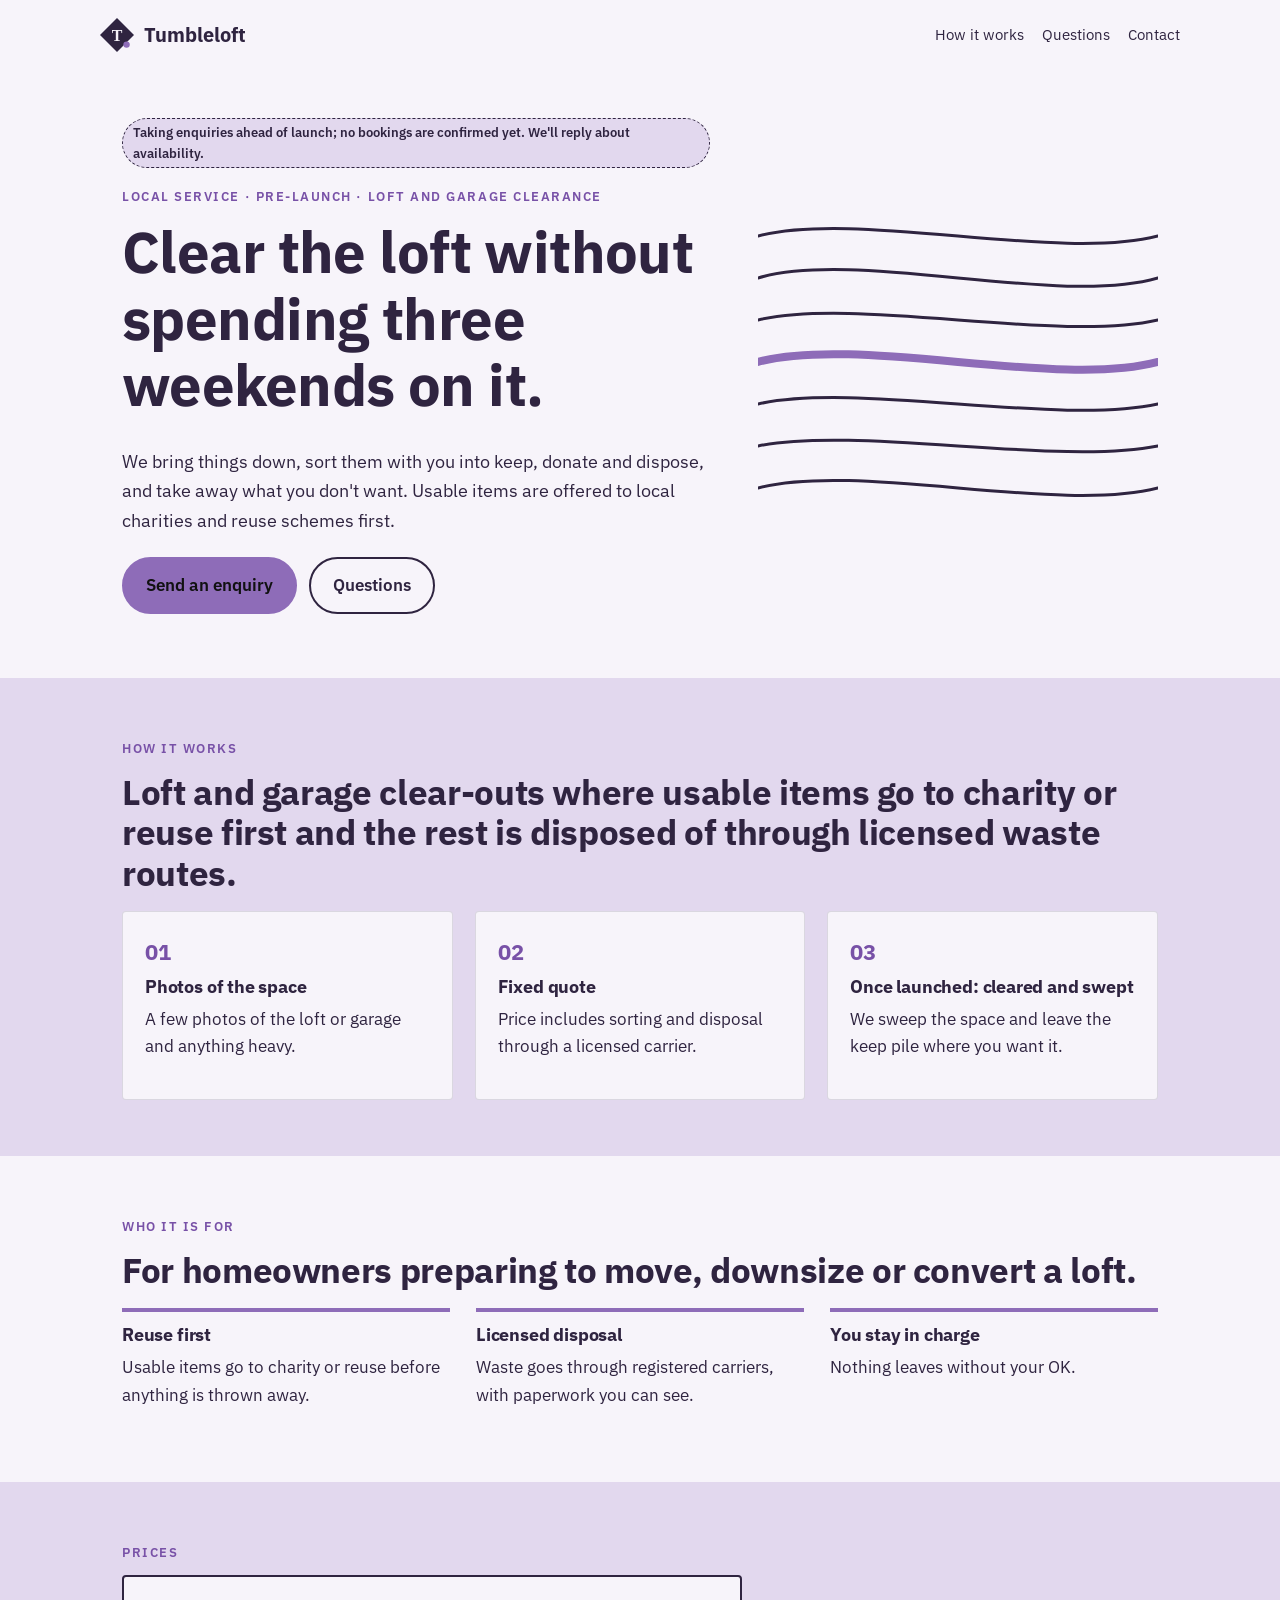
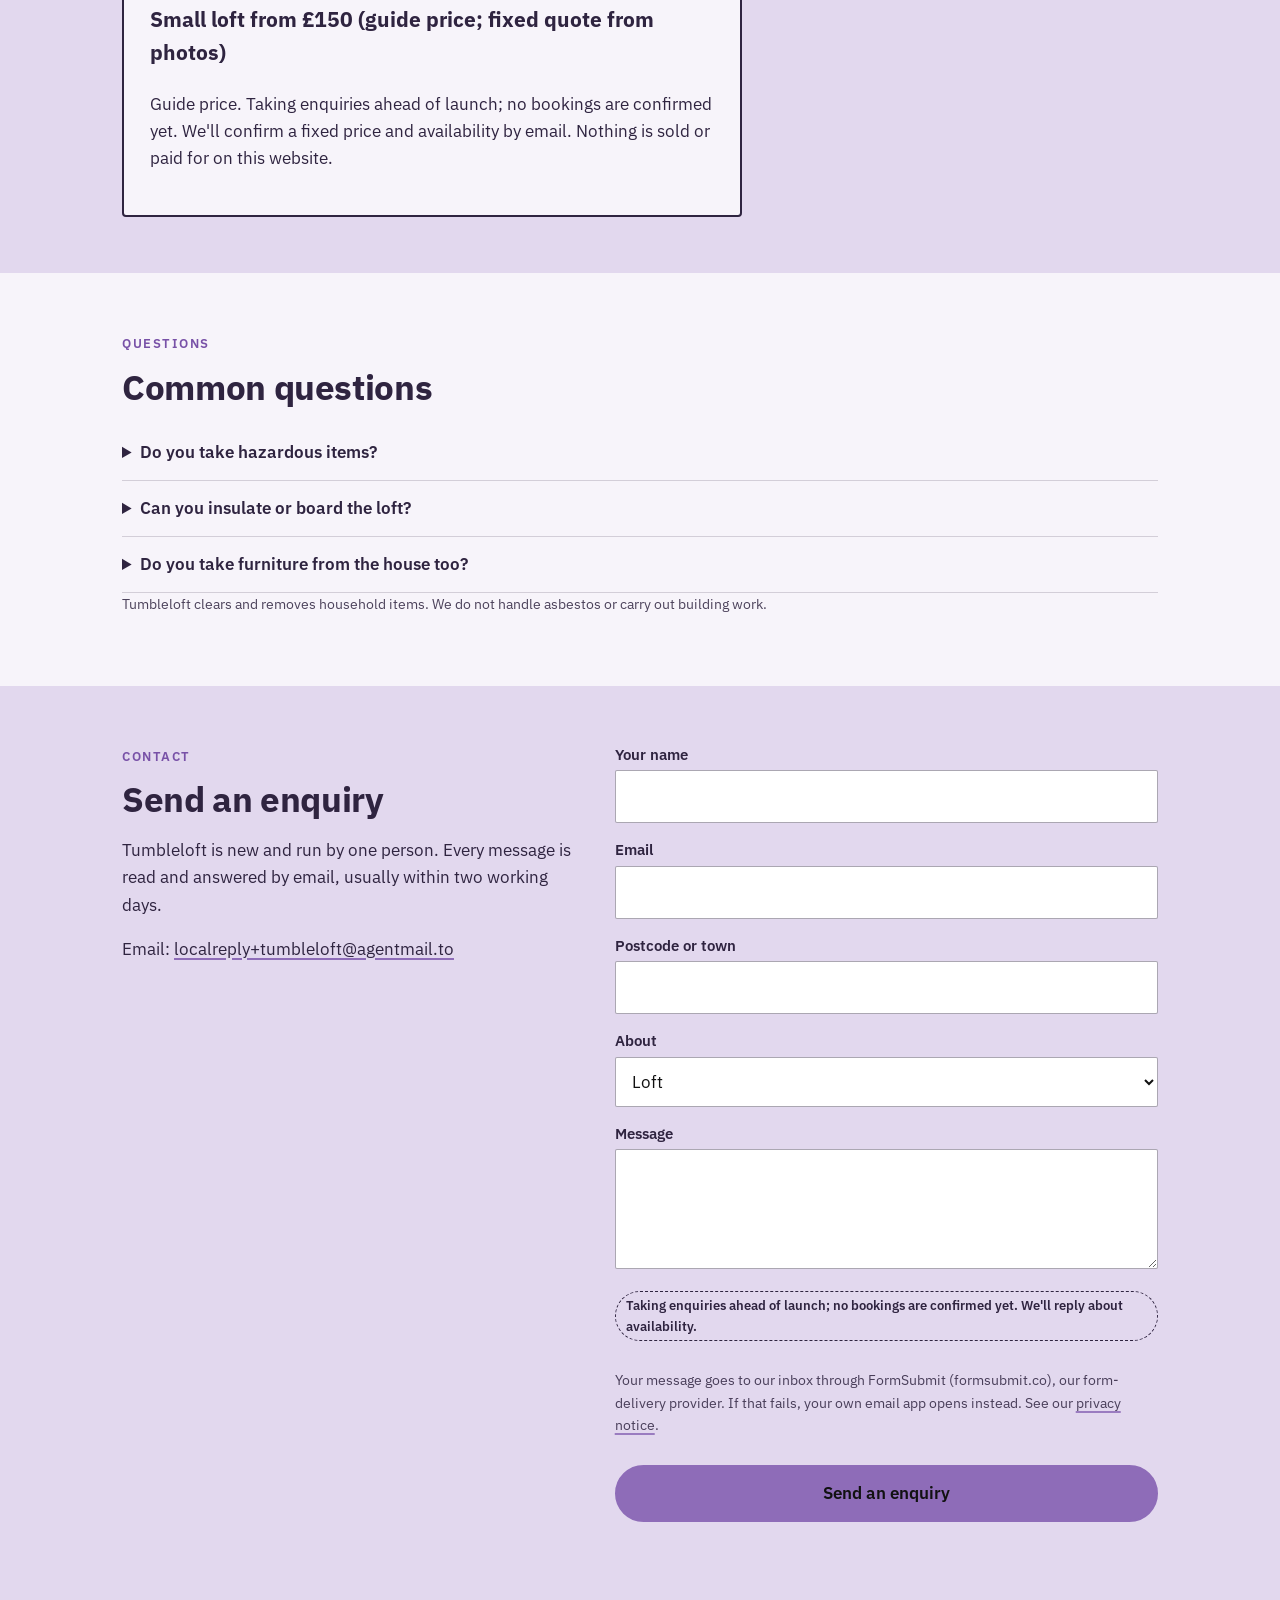
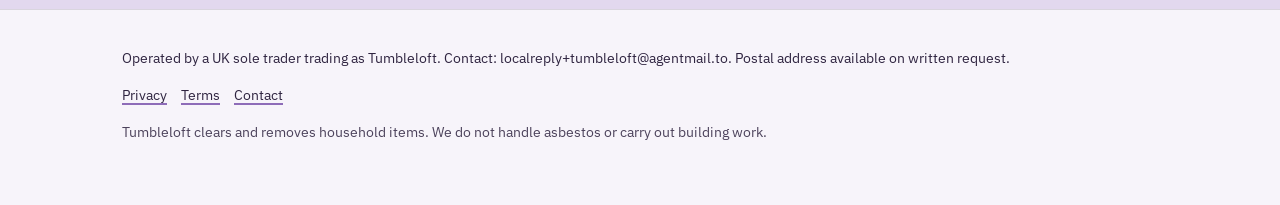
<file: index.html>
<!doctype html>
<html lang="en-GB">
<head>
<meta charset="utf-8">
<meta name="viewport" content="width=device-width, initial-scale=1">
<meta http-equiv="Content-Security-Policy" content="default-src 'self'; img-src 'self' data: https://localreplyloop.goatcounter.com; style-src 'self'; script-src 'self'; font-src 'self'; connect-src 'self' https://formsubmit.co; form-action 'self'; base-uri 'self'; object-src 'none'">
<meta name="referrer" content="strict-origin-when-cross-origin">
<title>Tumbleloft: Clear the loft without spending three weekends on it</title>
<meta name="description" content="Loft and garage clear-outs where usable items go to charity or reuse first and the rest is disposed of through licensed waste routes.">
<meta name="theme-color" content="#2F2440">
<meta property="og:type" content="website"><meta property="og:title" content="Tumbleloft: Clear the loft without spending three weekends on it"><meta property="og:description" content="Loft and garage clear-outs where usable items go to charity or reuse first and the rest is disposed of through licensed waste routes.">
<meta property="og:image" content="https://evanturner557-del.github.io/tumbleloft/assets/og.png"><meta property="og:image:width" content="1200"><meta property="og:image:height" content="630">
<meta property="og:image:alt" content="Tumbleloft: Clear the loft without spending three weekends on it."><meta property="og:site_name" content="Tumbleloft"><meta property="og:locale" content="en_GB">
<meta property="og:url" content="https://evanturner557-del.github.io/tumbleloft/"><meta name="twitter:card" content="summary_large_image">
<link rel="canonical" href="https://evanturner557-del.github.io/tumbleloft/">
<link rel="icon" href="assets/favicon.svg" type="image/svg+xml">
<link rel="stylesheet" href="assets/site.css">
<script src="assets/config.js"></script>
<script src="assets/analytics.js" defer></script>
<script src="_shared/kit.js" defer></script>
</head>
<body>
<a class="skip" href="#main">Skip to content</a>
<header><div class="wrap top"><a class="brand" href="./"><svg viewBox="0 0 64 64" aria-hidden="true" width="34" height="34"><path d="M32 0 64 32 32 64 0 32z" fill="#2F2440"/><text x="32" y="43" text-anchor="middle" font-family="Georgia, serif" font-weight="700" font-size="30" fill="#F7F4FA">T</text><circle cx="50" cy="50" r="6" fill="#8E6CB8"/></svg>Tumbleloft</a><nav aria-label="Primary"><a href="#how">How it works</a><a href="#faq">Questions</a><a href="#contact">Contact</a></nav></div></header><section class="hero"><div class="wrap"><div><span class="draft">Taking enquiries ahead of launch; no bookings are confirmed yet. We&#x27;ll reply about availability.</span><br><span class="eyebrow">Local service · pre-launch · Loft and garage clearance</span><h1>Clear the loft without spending three weekends on it.</h1><p class="lede">We bring things down, sort them with you into keep, donate and dispose, and take away what you don&#x27;t want. Usable items are offered to local charities and reuse schemes first.</p><div class="ctas"><a class="btn" href="#contact" data-cta="hero">Send an enquiry</a><a class="btn ghost" href="#faq" data-cta="hero-secondary">Questions</a></div></div><div class="art"><svg viewBox="0 0 400 400" role="img" aria-label="Decorative pattern" class="motif" preserveAspectRatio="xMidYMid slice"><path d="M0 70 C 100 44, 300 96, 400 70" fill="none" stroke="#2F2440" stroke-width="3" stroke-linecap="round"/><path d="M0 112 C 100 83, 300 141, 400 112" fill="none" stroke="#2F2440" stroke-width="3" stroke-linecap="round"/><path d="M0 154 C 100 131, 300 177, 400 154" fill="none" stroke="#2F2440" stroke-width="3" stroke-linecap="round"/><path d="M0 196 C 100 169, 300 223, 400 196" fill="none" stroke="#8E6CB8" stroke-width="8" stroke-linecap="round"/><path d="M0 238 C 100 216, 300 260, 400 238" fill="none" stroke="#2F2440" stroke-width="3" stroke-linecap="round"/><path d="M0 280 C 100 260, 300 300, 400 280" fill="none" stroke="#2F2440" stroke-width="3" stroke-linecap="round"/><path d="M0 322 C 100 296, 300 348, 400 322" fill="none" stroke="#2F2440" stroke-width="3" stroke-linecap="round"/></svg></div></div></section>
<main id="main">
<section class="tint" id="how"><div class="wrap"><span class="eyebrow">How it works</span><h2>Loft and garage clear-outs where usable items go to charity or reuse first and the rest is disposed of through licensed waste routes.</h2><div class="steps"><div class="step"><h3>Photos of the space</h3><p>A few photos of the loft or garage and anything heavy.</p></div><div class="step"><h3>Fixed quote</h3><p>Price includes sorting and disposal through a licensed carrier.</p></div><div class="step"><h3>Once launched: cleared and swept</h3><p>We sweep the space and leave the keep pile where you want it.</p></div></div></div></section>
<section><div class="wrap"><span class="eyebrow">Who it is for</span><h2>For homeowners preparing to move, downsize or convert a loft.</h2><div class="points"><div class="point"><h3>Reuse first</h3><p>Usable items go to charity or reuse before anything is thrown away.</p></div><div class="point"><h3>Licensed disposal</h3><p>Waste goes through registered carriers, with paperwork you can see.</p></div><div class="point"><h3>You stay in charge</h3><p>Nothing leaves without your OK.</p></div></div></div></section>
<section class="tint" id="price"><div class="wrap"><span class="eyebrow">Prices</span><div class="pricebox"><p class="price">Small loft from £150 (guide price; fixed quote from photos)</p><p>Guide price. Taking enquiries ahead of launch; no bookings are confirmed yet. We&#x27;ll confirm a fixed price and availability by email. Nothing is sold or paid for on this website.</p></div></div></section>
<section id="faq"><div class="wrap"><span class="eyebrow">Questions</span><h2>Common questions</h2><details><summary>Do you take hazardous items?</summary><p>Paint, chemicals and asbestos need special handling. Tell us what you have and we&#x27;ll explain the options.</p></details><details><summary>Can you insulate or board the loft?</summary><p>No. Clearance only.</p></details><details><summary>Do you take furniture from the house too?</summary><p>Yes, if you add it to the quote.</p></details><p class="fine" style="margin-top:18px">Tumbleloft clears and removes household items. We do not handle asbestos or carry out building work.</p></div></section>
<section class="tint" id="contact"><div class="wrap contact-grid"><div><span class="eyebrow">Contact</span><h2>Send an enquiry</h2><p>Tumbleloft is new and run by one person. Every message is read and answered by email, usually within two working days.</p><p>Email: <a href="mailto:localreply+tumbleloft@agentmail.to">localreply+tumbleloft@agentmail.to</a></p></div><form class="form" data-contact data-formsubmit="localreply+tumbleloft@agentmail.to" data-email="localreply+tumbleloft@agentmail.to" data-subject="Tumbleloft enquiry" novalidate>
<div><label for="f-name">Your name</label><input id="f-name" name="name" autocomplete="name" required></div>
<div><label for="f-email">Email</label><input id="f-email" name="email" type="email" autocomplete="email" required></div>
<div><label for="f-postcode">Postcode or town</label><input id="f-postcode" name="postcode" autocomplete="postal-code"></div><div><label for="f-plan">About</label><select id="f-plan" name="plan"><option value="Loft">Loft</option><option value="Garage">Garage</option><option value="Loft and garage">Loft and garage</option><option value="Whole-house downsizing">Whole-house downsizing</option></select></div>
<div><label for="f-message">Message</label><textarea id="f-message" name="message"></textarea></div>
<p class="draft">Taking enquiries ahead of launch; no bookings are confirmed yet. We&#x27;ll reply about availability.</p><p class="hint">Your message goes to our inbox through FormSubmit (formsubmit.co), our form-delivery provider. If that fails, your own email app opens instead. See our <a href="privacy.html">privacy notice</a>.</p>
<button class="btn" type="submit">Send an enquiry</button>
<p class="form-status" role="status" aria-live="polite"></p>
</form></div></section>
</main><footer><div class="wrap"><p>Operated by a UK sole trader trading as Tumbleloft. Contact: localreply+tumbleloft@agentmail.to. Postal address available on written request.</p>
<p><a href="privacy.html">Privacy</a><a href="terms.html">Terms</a><a href="./#contact">Contact</a></p>
<p class="fine">Tumbleloft clears and removes household items. We do not handle asbestos or carry out building work.</p></div></footer>
</body></html>
</file>
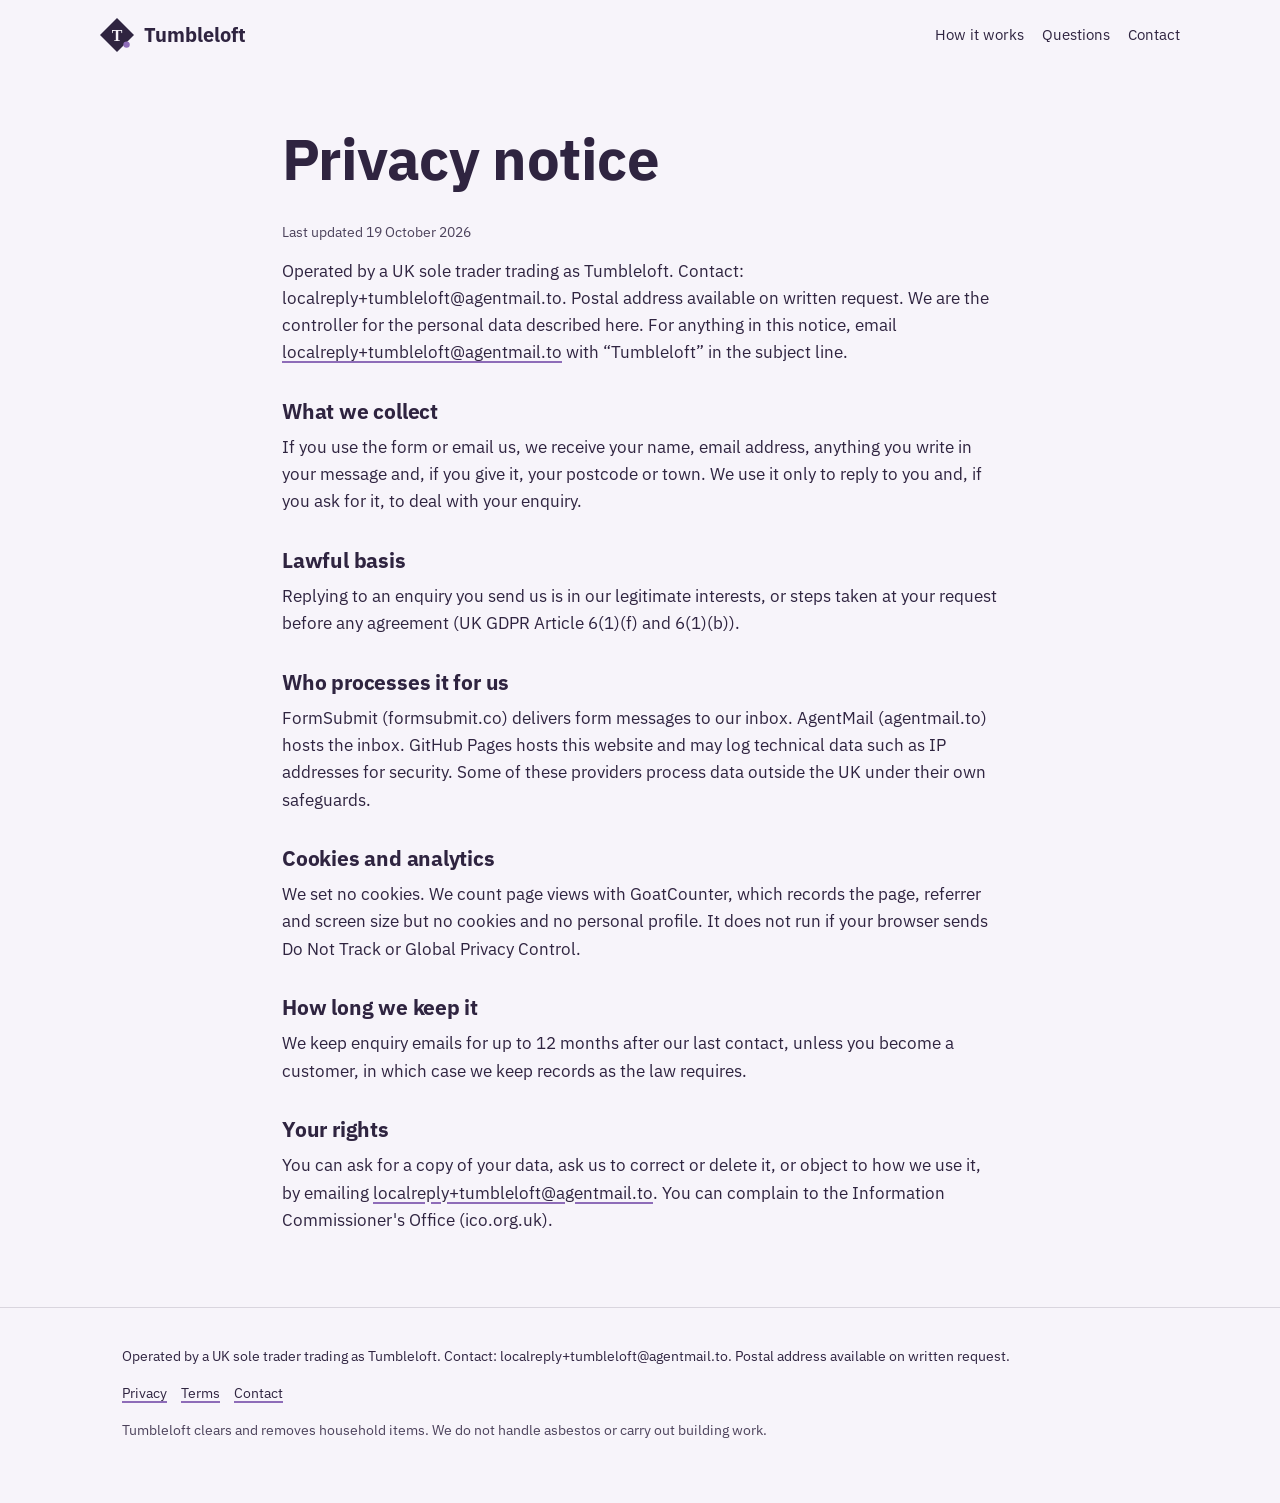
<file: privacy.html>
<!doctype html>
<html lang="en-GB">
<head>
<meta charset="utf-8">
<meta name="viewport" content="width=device-width, initial-scale=1">
<meta http-equiv="Content-Security-Policy" content="default-src 'self'; img-src 'self' data: https://localreplyloop.goatcounter.com; style-src 'self'; script-src 'self'; font-src 'self'; connect-src 'self' https://formsubmit.co; form-action 'self'; base-uri 'self'; object-src 'none'">
<meta name="referrer" content="strict-origin-when-cross-origin">
<title>Privacy notice | Tumbleloft</title>
<meta name="description" content="Privacy notice for Tumbleloft.">
<meta name="theme-color" content="#2F2440">
<meta property="og:type" content="website"><meta property="og:title" content="Privacy notice | Tumbleloft"><meta property="og:description" content="Privacy notice for Tumbleloft.">
<meta property="og:image" content="https://evanturner557-del.github.io/tumbleloft/assets/og.png"><meta property="og:image:width" content="1200"><meta property="og:image:height" content="630">
<meta property="og:image:alt" content="Tumbleloft: Clear the loft without spending three weekends on it."><meta property="og:site_name" content="Tumbleloft"><meta property="og:locale" content="en_GB">
<meta property="og:url" content="https://evanturner557-del.github.io/tumbleloft/privacy.html"><meta name="twitter:card" content="summary_large_image">
<link rel="canonical" href="https://evanturner557-del.github.io/tumbleloft/privacy.html">
<link rel="icon" href="assets/favicon.svg" type="image/svg+xml">
<link rel="stylesheet" href="assets/site.css">
<script src="assets/config.js"></script>
<script src="assets/analytics.js" defer></script>
<script src="_shared/kit.js" defer></script>
</head>
<body>
<a class="skip" href="#main">Skip to content</a>
<header><div class="wrap top"><a class="brand" href="./"><svg viewBox="0 0 64 64" aria-hidden="true" width="34" height="34"><path d="M32 0 64 32 32 64 0 32z" fill="#2F2440"/><text x="32" y="43" text-anchor="middle" font-family="Georgia, serif" font-weight="700" font-size="30" fill="#F7F4FA">T</text><circle cx="50" cy="50" r="6" fill="#8E6CB8"/></svg>Tumbleloft</a><nav aria-label="Primary"><a href="#how">How it works</a><a href="#faq">Questions</a><a href="#contact">Contact</a></nav></div></header><main id="main"><section><div class="wrap legal"><h1>Privacy notice</h1><p class="fine">Last updated 19 October 2026</p>
<p><span>Operated by a UK sole trader trading as Tumbleloft. Contact: localreply+tumbleloft@agentmail.to. Postal address available on written request.</span> We are the controller for the personal data described here. For anything in this notice, email <a href="mailto:localreply+tumbleloft@agentmail.to">localreply+tumbleloft@agentmail.to</a> with “Tumbleloft” in the subject line.</p>
<h2>What we collect</h2><p>If you use the form or email us, we receive your name, email address, anything you write in your message and, if you give it, your postcode or town. We use it only to reply to you and, if you ask for it, to deal with your enquiry.</p>
<h2>Lawful basis</h2><p>Replying to an enquiry you send us is in our legitimate interests, or steps taken at your request before any agreement (UK GDPR Article 6(1)(f) and 6(1)(b)).</p>
<h2>Who processes it for us</h2><p>FormSubmit (formsubmit.co) delivers form messages to our inbox. AgentMail (agentmail.to) hosts the inbox. GitHub Pages hosts this website and may log technical data such as IP addresses for security. Some of these providers process data outside the UK under their own safeguards.</p>
<h2>Cookies and analytics</h2><p>We set no cookies. We count page views with GoatCounter, which records the page, referrer and screen size but no cookies and no personal profile. It does not run if your browser sends Do Not Track or Global Privacy Control.</p>
<h2>How long we keep it</h2><p>We keep enquiry emails for up to 12 months after our last contact, unless you become a customer, in which case we keep records as the law requires.</p>
<h2>Your rights</h2><p>You can ask for a copy of your data, ask us to correct or delete it, or object to how we use it, by emailing <a href="mailto:localreply+tumbleloft@agentmail.to">localreply+tumbleloft@agentmail.to</a>. You can complain to the Information Commissioner's Office (ico.org.uk).</p></div></section></main><footer><div class="wrap"><p>Operated by a UK sole trader trading as Tumbleloft. Contact: localreply+tumbleloft@agentmail.to. Postal address available on written request.</p>
<p><a href="privacy.html">Privacy</a><a href="terms.html">Terms</a><a href="./#contact">Contact</a></p>
<p class="fine">Tumbleloft clears and removes household items. We do not handle asbestos or carry out building work.</p></div></footer>
</body></html>
</file>
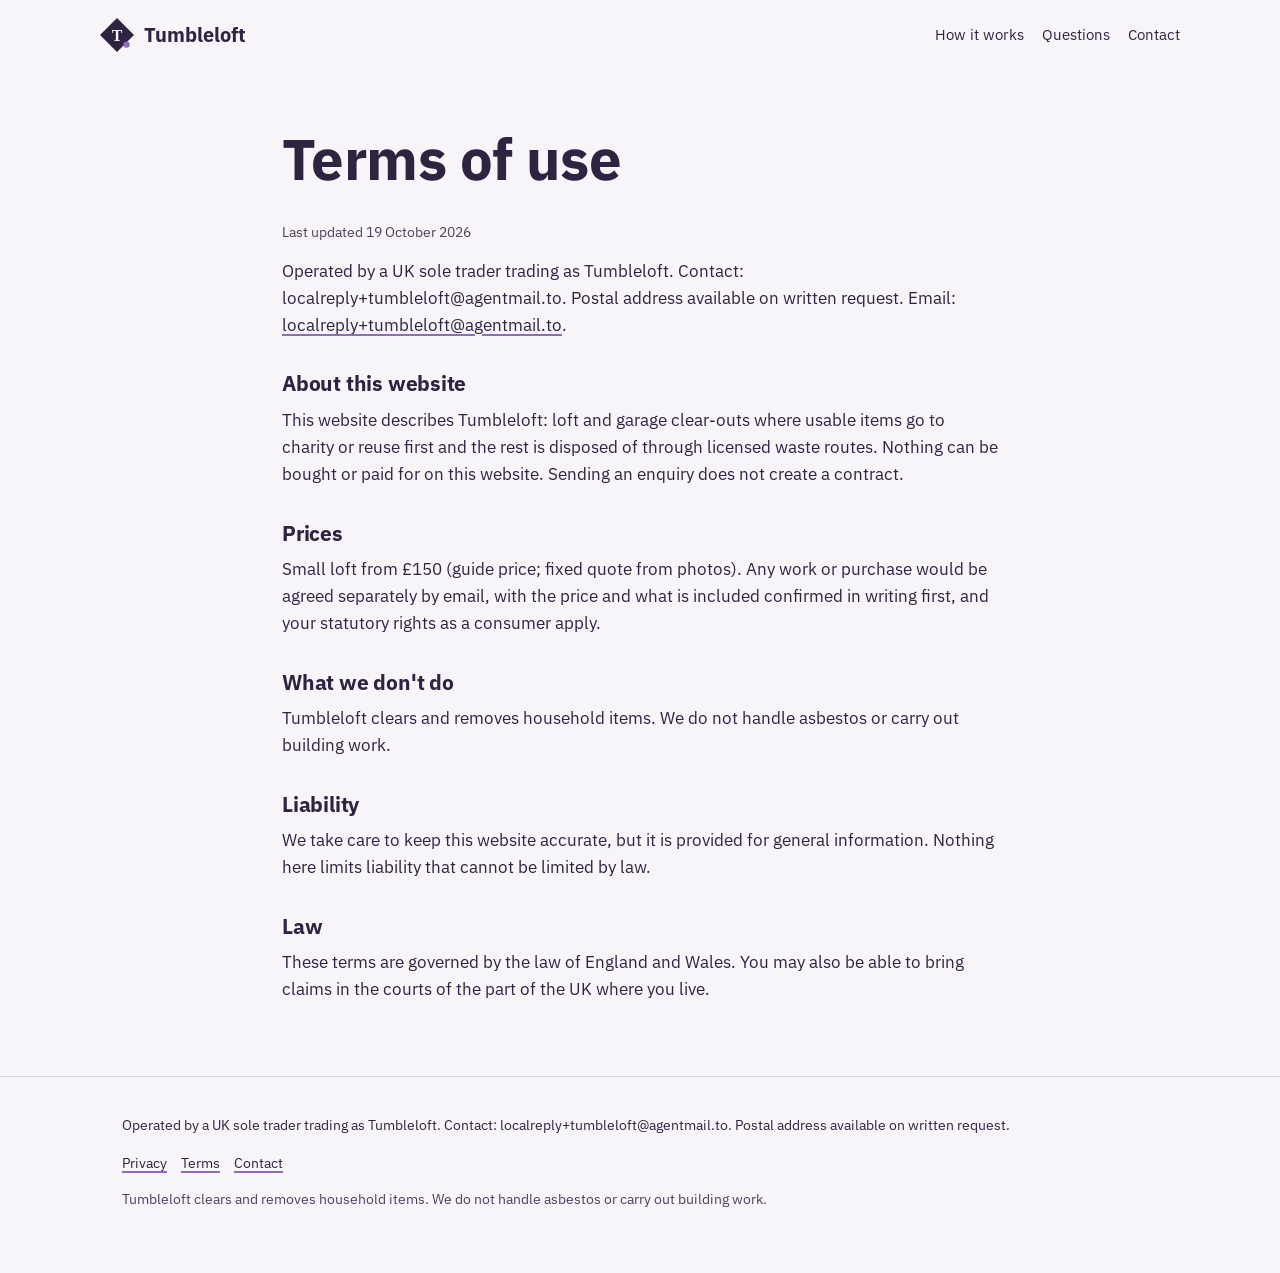
<file: terms.html>
<!doctype html>
<html lang="en-GB">
<head>
<meta charset="utf-8">
<meta name="viewport" content="width=device-width, initial-scale=1">
<meta http-equiv="Content-Security-Policy" content="default-src 'self'; img-src 'self' data: https://localreplyloop.goatcounter.com; style-src 'self'; script-src 'self'; font-src 'self'; connect-src 'self' https://formsubmit.co; form-action 'self'; base-uri 'self'; object-src 'none'">
<meta name="referrer" content="strict-origin-when-cross-origin">
<title>Terms of use | Tumbleloft</title>
<meta name="description" content="Terms of use for Tumbleloft.">
<meta name="theme-color" content="#2F2440">
<meta property="og:type" content="website"><meta property="og:title" content="Terms of use | Tumbleloft"><meta property="og:description" content="Terms of use for Tumbleloft.">
<meta property="og:image" content="https://evanturner557-del.github.io/tumbleloft/assets/og.png"><meta property="og:image:width" content="1200"><meta property="og:image:height" content="630">
<meta property="og:image:alt" content="Tumbleloft: Clear the loft without spending three weekends on it."><meta property="og:site_name" content="Tumbleloft"><meta property="og:locale" content="en_GB">
<meta property="og:url" content="https://evanturner557-del.github.io/tumbleloft/terms.html"><meta name="twitter:card" content="summary_large_image">
<link rel="canonical" href="https://evanturner557-del.github.io/tumbleloft/terms.html">
<link rel="icon" href="assets/favicon.svg" type="image/svg+xml">
<link rel="stylesheet" href="assets/site.css">
<script src="assets/config.js"></script>
<script src="assets/analytics.js" defer></script>
<script src="_shared/kit.js" defer></script>
</head>
<body>
<a class="skip" href="#main">Skip to content</a>
<header><div class="wrap top"><a class="brand" href="./"><svg viewBox="0 0 64 64" aria-hidden="true" width="34" height="34"><path d="M32 0 64 32 32 64 0 32z" fill="#2F2440"/><text x="32" y="43" text-anchor="middle" font-family="Georgia, serif" font-weight="700" font-size="30" fill="#F7F4FA">T</text><circle cx="50" cy="50" r="6" fill="#8E6CB8"/></svg>Tumbleloft</a><nav aria-label="Primary"><a href="#how">How it works</a><a href="#faq">Questions</a><a href="#contact">Contact</a></nav></div></header><main id="main"><section><div class="wrap legal"><h1>Terms of use</h1><p class="fine">Last updated 19 October 2026</p>
<p><span>Operated by a UK sole trader trading as Tumbleloft. Contact: localreply+tumbleloft@agentmail.to. Postal address available on written request.</span> Email: <a href="mailto:localreply+tumbleloft@agentmail.to">localreply+tumbleloft@agentmail.to</a>.</p>
<h2>About this website</h2><p>This website describes Tumbleloft: loft and garage clear-outs where usable items go to charity or reuse first and the rest is disposed of through licensed waste routes. Nothing can be bought or paid for on this website. Sending an enquiry does not create a contract.</p>
<h2>Prices</h2><p>Small loft from £150 (guide price; fixed quote from photos). Any work or purchase would be agreed separately by email, with the price and what is included confirmed  in writing first, and your statutory rights as a consumer apply.</p>
<h2>What we don't do</h2><p>Tumbleloft clears and removes household items. We do not handle asbestos or carry out building work.</p>
<h2>Liability</h2><p>We take care to keep this website accurate, but it is provided for general information. Nothing here limits liability that cannot be limited by law.</p>
<h2>Law</h2><p>These terms are governed by the law of England and Wales. You may also be able to bring claims in the courts of the part of the UK where you live.</p></div></section></main><footer><div class="wrap"><p>Operated by a UK sole trader trading as Tumbleloft. Contact: localreply+tumbleloft@agentmail.to. Postal address available on written request.</p>
<p><a href="privacy.html">Privacy</a><a href="terms.html">Terms</a><a href="./#contact">Contact</a></p>
<p class="fine">Tumbleloft clears and removes household items. We do not handle asbestos or carry out building work.</p></div></footer>
</body></html>
</file>
<file: assets/site.css>
@font-face{font-family:'IBM Plex Sans';font-weight:700;font-style:normal;font-display:swap;src:url(fonts/ibm-plex-sans-latin-700-normal.woff2) format('woff2')}
@font-face{font-family:'IBM Plex Sans';font-weight:400;font-style:normal;font-display:swap;src:url(fonts/ibm-plex-sans-latin-400-normal.woff2) format('woff2')}
@font-face{font-family:'IBM Plex Sans';font-weight:600;font-style:normal;font-display:swap;src:url(fonts/ibm-plex-sans-latin-600-normal.woff2) format('woff2')}
:root{--ink:#2F2440;--paper:#F7F4FA;--acc:#8E6CB8;--acc-text:#7851A7;--on-acc:#111111;--soft:#E2D8EE;--on-ink:#F7F4FA;--r:4px;--br:999px;--head:'IBM Plex Sans', system-ui, sans-serif;--body:'IBM Plex Sans', system-ui, sans-serif}
*,*::before,*::after{box-sizing:border-box}html{scroll-behavior:smooth}@media (prefers-reduced-motion:reduce){html{scroll-behavior:auto}*{transition:none!important}}
body{margin:0;font-family:var(--body);color:var(--ink);background:var(--paper);line-height:1.6;font-size:17px;-webkit-font-smoothing:antialiased}
h1,h2,h3{font-family:var(--head);line-height:1.15;margin:0 0 .5em;letter-spacing:-.01em}h1{font-size:clamp(2.1rem,5vw,3.6rem)}h2{font-size:clamp(1.5rem,3vw,2.2rem)}h3{font-size:1.15rem}
p{margin:0 0 1em}a{color:var(--ink);text-decoration-color:var(--acc);text-underline-offset:3px;text-decoration-thickness:2px}
.wrap{max-width:1080px;margin:0 auto;padding:0 22px}.skip{position:absolute;left:-999px}.skip:focus{left:12px;top:12px;background:var(--ink);color:var(--on-ink);padding:8px 12px;z-index:9}
:focus-visible{outline:3px solid var(--acc);outline-offset:2px}
.top{display:flex;align-items:center;justify-content:space-between;padding:18px 0;gap:16px}.brand{display:flex;align-items:center;gap:10px;font-family:var(--head);font-weight:700;font-size:1.25rem;text-decoration:none}
.top nav a{margin-left:18px;font-size:.95rem;text-decoration:none}.top nav a:hover{text-decoration:underline}
.btn{display:inline-block;background:var(--acc);color:var(--on-acc);padding:13px 22px;border-radius:var(--br);font-weight:600;text-decoration:none;border:2px solid var(--acc);cursor:pointer;font:inherit;font-weight:600}
.btn:hover{filter:brightness(.94)}.btn.ghost{background:transparent;color:var(--ink);border-color:var(--ink)}
.eyebrow{display:inline-block;font-size:.8rem;letter-spacing:.12em;text-transform:uppercase;font-weight:600;color:var(--acc-text);margin-bottom:12px}
.hero{padding:48px 0 64px}.hero .lede{font-size:1.15rem;max-width:40em}.ctas{display:flex;gap:12px;flex-wrap:wrap;margin-top:22px}
.motif{width:100%;height:auto;max-width:420px;display:block}
.draft{display:inline-block;background:var(--soft);border:1px dashed var(--ink);padding:3px 10px;border-radius:999px;font-size:.82rem;font-weight:600;margin-bottom:14px}
section{padding:56px 0}.tint{background:var(--soft)}
.steps{display:grid;grid-template-columns:repeat(auto-fit,minmax(220px,1fr));gap:22px;counter-reset:s}
.step{padding:22px;border-radius:var(--r);background:var(--paper);border:1px solid color-mix(in srgb,var(--ink) 14%,transparent)}
.step::before{counter-increment:s;content:"0" counter(s);font-family:var(--head);font-weight:700;color:var(--acc-text);display:block;font-size:1.4rem;margin-bottom:6px}
.points{display:grid;grid-template-columns:repeat(auto-fit,minmax(240px,1fr));gap:26px}.point h3{border-top:4px solid var(--acc);padding-top:12px}
.price{font-family:var(--head);font-size:1.3rem;font-weight:700}.pricebox{border:2px solid var(--ink);border-radius:var(--r);padding:26px;max-width:620px;background:var(--paper)}
details{border-bottom:1px solid color-mix(in srgb,var(--ink) 18%,transparent);padding:14px 0}summary{cursor:pointer;font-weight:600}details p{margin-top:10px}
.form{display:grid;gap:14px;max-width:620px}.form label{font-weight:600;font-size:.95rem;display:block;margin-bottom:4px}
.form input,.form textarea,.form select{width:100%;padding:12px;border:1.5px solid color-mix(in srgb,var(--ink) 40%,transparent);border-radius:calc(var(--r)/2);font:inherit;background:#fff;color:#111}
.form textarea{min-height:120px}.hint,.fine{font-size:.88rem;opacity:.85}.form-status{font-weight:600}
.contact-grid{display:grid;grid-template-columns:1fr 1.2fr;gap:40px}@media(max-width:800px){.contact-grid{grid-template-columns:1fr}.top nav{display:none}}
footer{padding:36px 0 48px;font-size:.9rem;border-top:1px solid color-mix(in srgb,var(--ink) 15%,transparent)}footer a{margin-right:14px}
.tool{background:var(--paper);border:2px solid var(--ink);border-radius:var(--r);padding:26px;max-width:640px}.tool .row{display:grid;grid-template-columns:1fr 140px;gap:12px;align-items:center;margin-bottom:10px}
.tool input[type=number]{padding:10px;border:1.5px solid var(--ink);border-radius:8px;font:inherit;width:100%}.result{margin-top:16px;padding:16px;background:var(--soft);border-radius:calc(var(--r)/2);min-height:3em}
.check h3{margin-top:18px}.check label{display:flex;gap:10px;align-items:flex-start;padding:6px 0}.check input{width:20px;height:20px;accent-color:var(--acc)}
.legal{max-width:760px}.legal h2{font-size:1.3rem;margin-top:1.6em}
.hero .wrap{display:grid;grid-template-columns:1.25fr .85fr;gap:48px;align-items:center}@media(max-width:800px){.hero .wrap{grid-template-columns:1fr}.hero .art{max-width:280px}}
</file>
